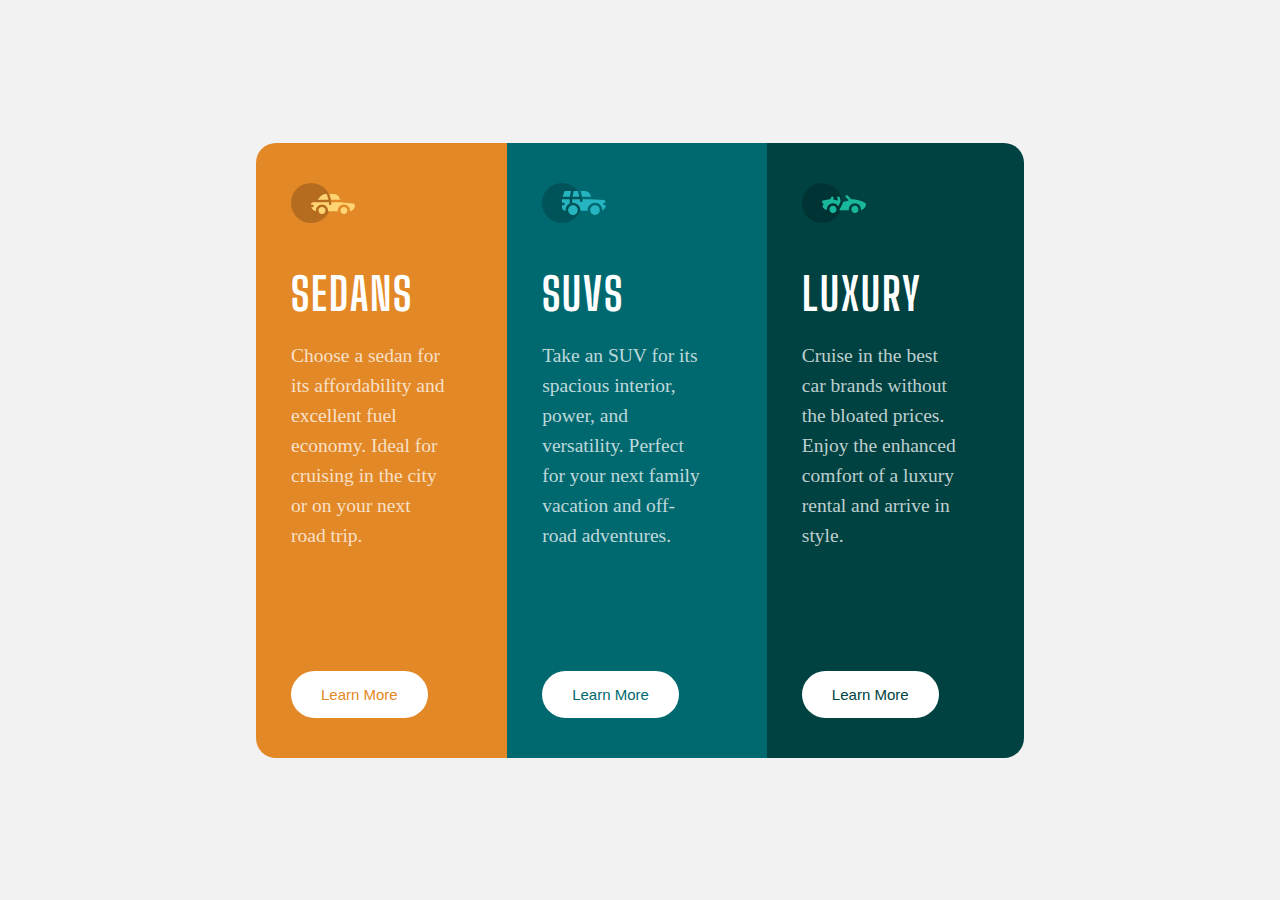
<file: 3-column-prewiev-card/index.html>
<!DOCTYPE html>
<html lang="en">
<head>
  <meta charset="UTF-8">
  <meta name="viewport" content="width=device-width, initial-scale=1.0"> <!-- displays site properly based on user's device -->

  <link rel="icon" type="image/png" sizes="32x32" href="./images/favicon-32x32.png">
  
  <title>Frontend Mentor | 3-column preview card component</title>
  <link rel="stylesheet" href="style.css">
  <link rel="preconnect" href="https://fonts.googleapis.com">
  <link rel="preconnect" href="https://fonts.gstatic.com" crossorigin>
  <link href="https://fonts.googleapis.com/css2?family=Big+Shoulders+Display:wght@100..900&family=Lexend+Deca:wght@100..900&display=swap" rel="stylesheet">

</head>
<body>

  <main>
    <div class="card">
      <div class="first">
        <img src="/3-column-prewiev-card/images/icon-sedans.svg" alt="" class="first-image">

        <h1 class="first-title">Sedans</h1>
        <p class="first-content">Choose a sedan for its affordability and excellent fuel economy. Ideal for cruising in the city or on your next road trip.</p>

        <button class="first-button">Learn More</button>
      </div>

      <div class="second">
        <img src="/3-column-prewiev-card/images/icon-suvs.svg" alt="" class="second-image">

        <h1 class="second-title">SUVs</h1>
        <p class="second-content">Take an SUV for its spacious interior, power, and versatility. Perfect for your next family vacation and off-road adventures.</p>

        <button class="second-button">Learn More</button>
      </div>

      <div class="third">
        <img src="/3-column-prewiev-card/images/icon-luxury.svg" alt="" class="third-image">

        <h1 class="third-title">Luxury</h1>
        <p class="third-content">Cruise in the best car brands without the bloated prices. Enjoy the enhanced comfort of a luxury rental and arrive in style.</p>

        <button class="third-button">Learn More</button>
      </div>
      
    </div>
  </main>

</body>
</html>
</file>
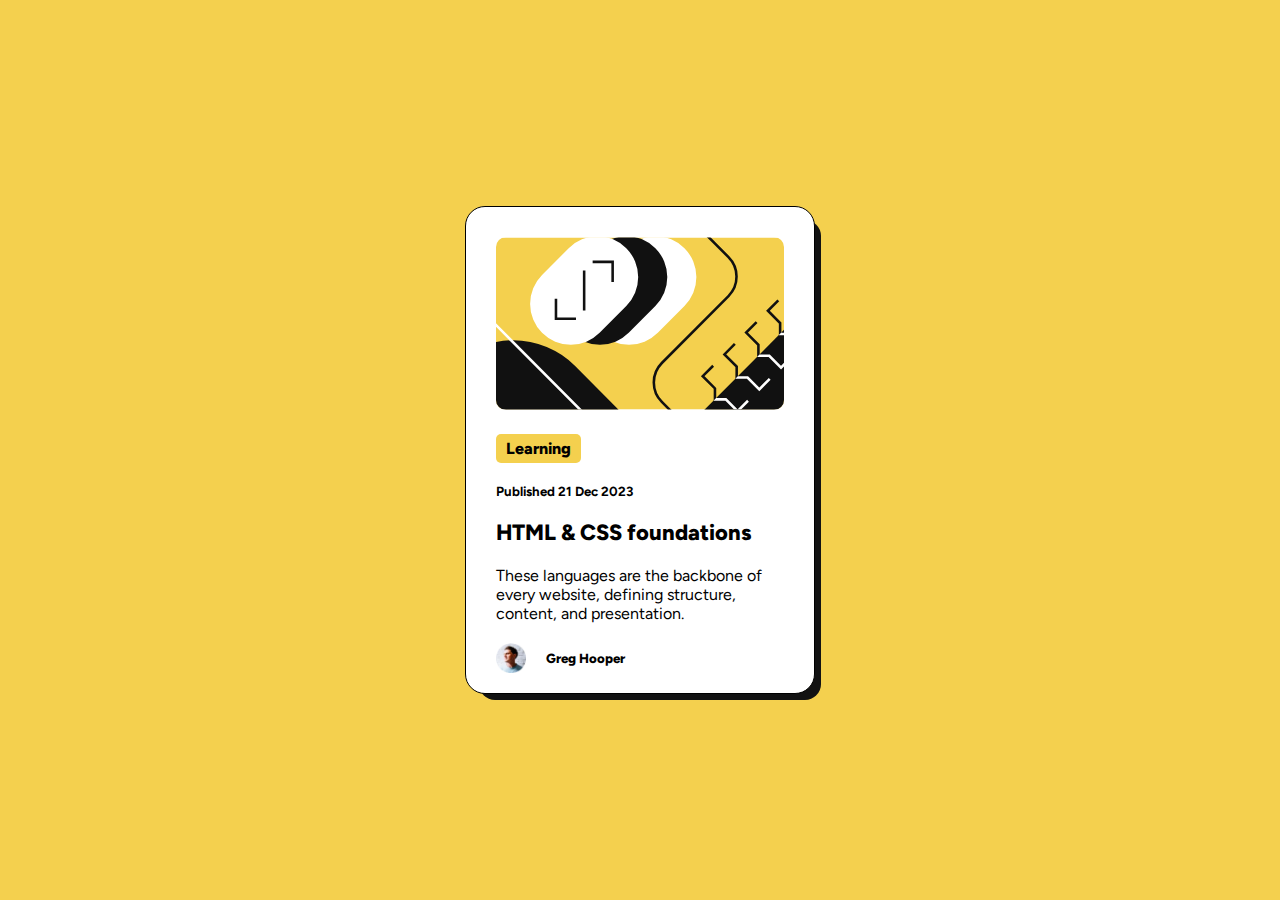
<file: blog-preview-card-main/index.html>
<!DOCTYPE html>
<html lang="en">
<head>
  <meta charset="UTF-8">
  <meta name="viewport" content="width=device-width, initial-scale=1.0"> <!-- displays site properly based on user's device -->

  <link rel="icon" type="image/png" sizes="32x32" href="./assets/images/favicon-32x32.png">
  <link rel="stylesheet" href="style.css">
  
  <link rel="preconnect" href="https://fonts.googleapis.com">
<link rel="preconnect" href="https://fonts.gstatic.com" crossorigin>
<link href="https://fonts.googleapis.com/css2?family=Figtree:ital,wght@0,300..900;1,300..900&display=swap" rel="stylesheet">
  <title>Frontend Mentor | Blog preview card</title>

</head>
<body>
  
<main>
<article class="card">
  <img src="/blog-preview-card-main/assets/images/illustration-article.svg" alt="" class="card-image">
  <section class="card-info">
    <span class="category">Learning</span>
    <h5 class="date">Published 21 Dec 2023</h5>
    <h2 class="article-title">HTML & CSS foundations</h2>
    <p class="article-summary">These languages are the backbone of every website, defining structure, content, and presentation.</p>
    <div class="author">
      <img src="/blog-preview-card-main/assets/images/image-avatar.webp" alt="" class="author-image">
      <h5 class="author-name">Greg Hooper</h5>
    </div>
  </section>
</article>
</main>

</body>
</html>
</file>
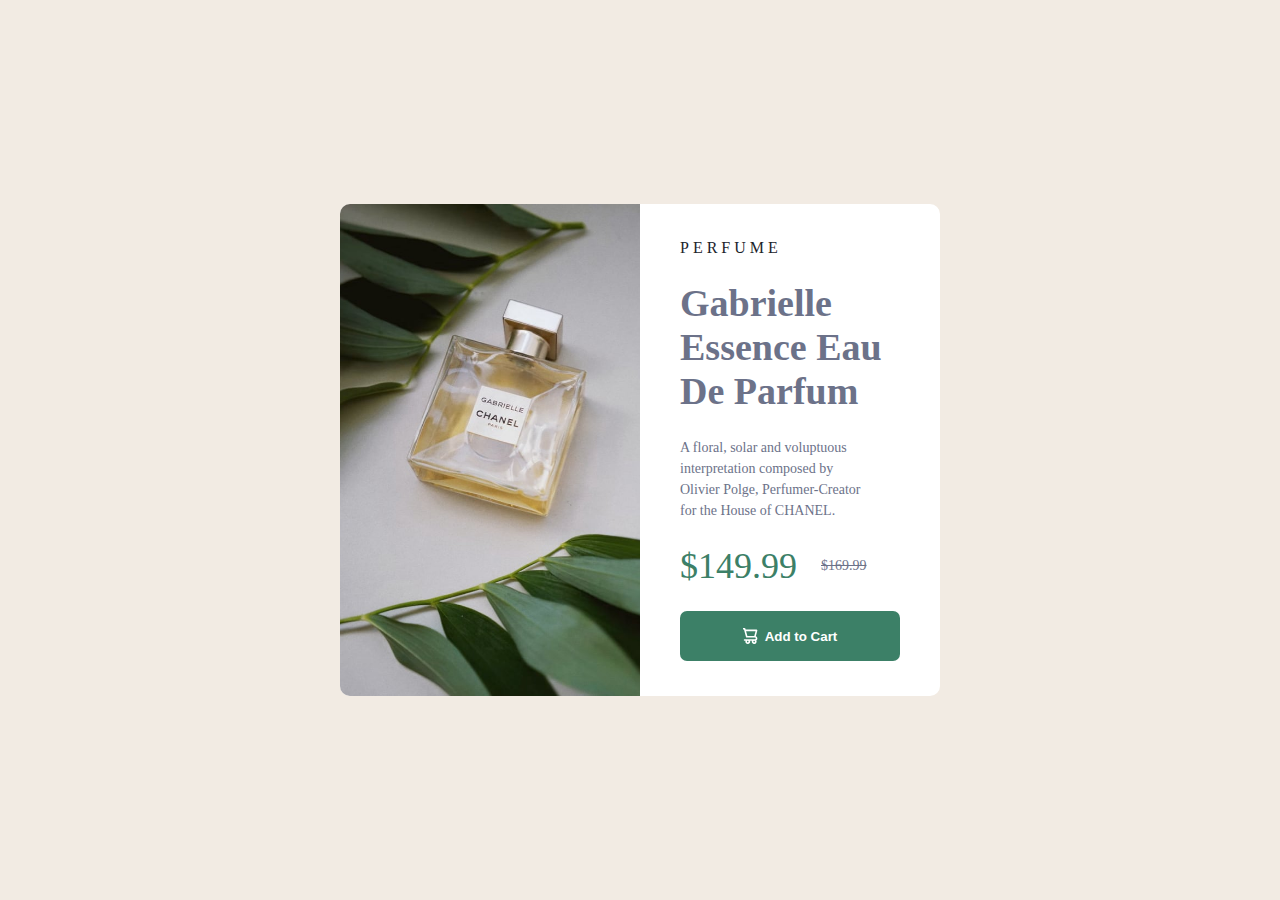
<file: product-premium-card-component/index.html>
<!DOCTYPE html>
<html lang="en">
<head>
  <meta charset="UTF-8">
  <meta name="viewport" content="width=device-width, initial-scale=1.0"> <!-- displays site properly based on user's device -->

  <link rel="icon" type="image/png" sizes="32x32" href="./images/favicon-32x32.png">
  
  <title>Frontend Mentor | Product preview card component</title>

  <link rel="stylesheet" href="style.css">

  <link rel="preconnect" href="https://fonts.googleapis.com">
<link rel="preconnect" href="https://fonts.gstatic.com" crossorigin>
<link href="https://fonts.googleapis.com/css2?family=Fraunces:ital,opsz,wght@0,9..144,100..900;1,9..144,100..900&family=Montserrat:ital,wght@0,100..900;1,100..900&display=swap" rel="stylesheet">


</head>
<body>
<main>

<div class="card">
  <div class="left"></div>

  <div class="right">
    <p class="item-category">Perfume</p>
    <h1>Gabrielle Essence Eau De Parfum</h1>
    <p class="description">A floral, solar and voluptuous interpretation composed by Olivier Polge, 
      Perfumer-Creator for the House of CHANEL.</p>

      <div class="prices">
        <p class="prices-updated">$149.99</p>
        <p class="prices-previous">$169.99</p>
      </div>
      <button>
        <img src="/product-premium-card-component/images/icon-cart.svg" alt="">
        Add to Cart
      </button>
  </div>
</div>






</main>
</body>
</html>
</file>
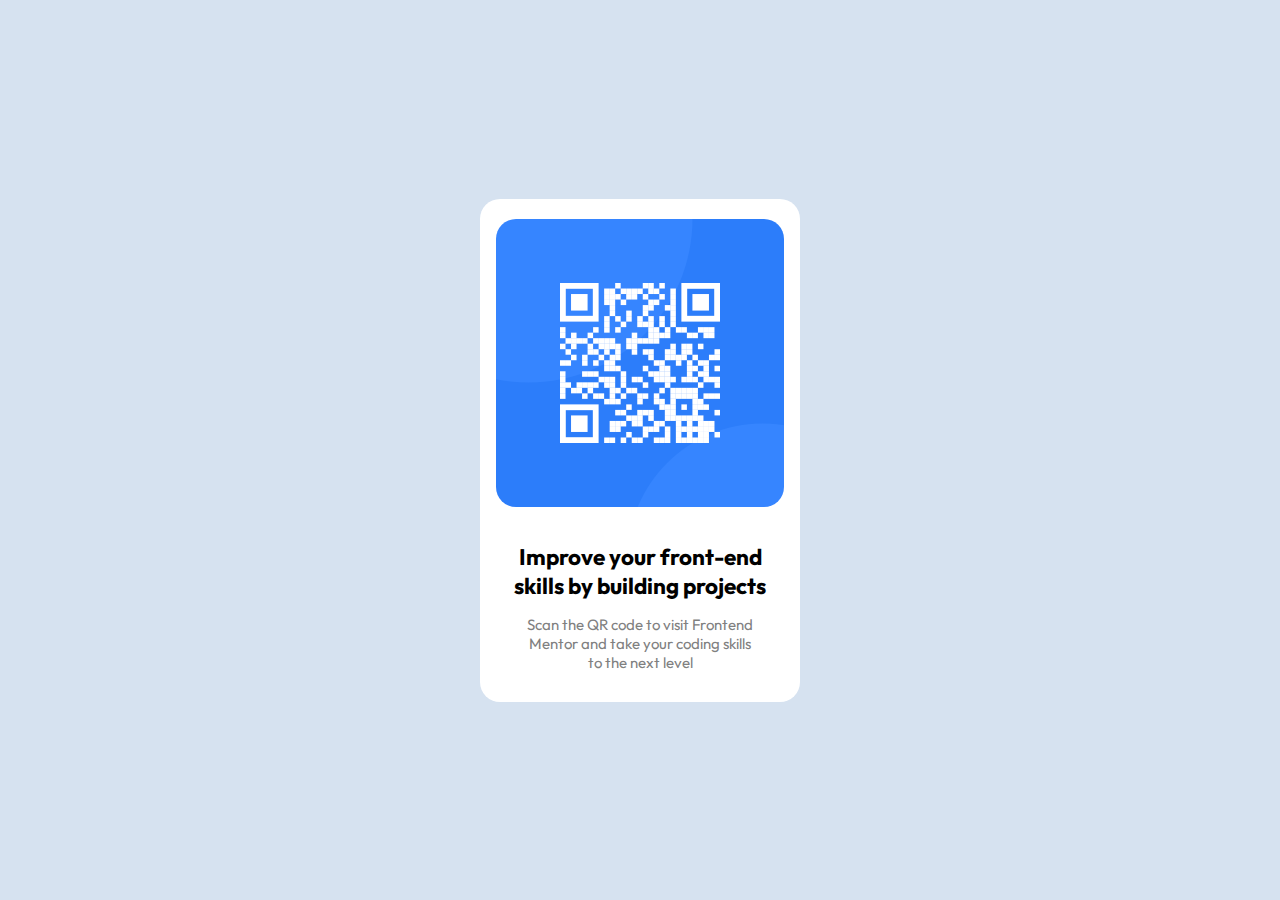
<file: qr-code-component-main/index.html>
<!DOCTYPE html>
<html lang="en">
<head>
  <meta charset="UTF-8">
  <meta name="viewport" content="width=device-width, initial-scale=1.0"> <!-- displays site properly based on user's device -->

  <link rel="icon" type="image/png" sizes="32x32" href="./images/favicon-32x32.png">
  <link rel="stylesheet" href="style.css">
  <link rel="preconnect" href="https://fonts.googleapis.com">
<link rel="preconnect" href="https://fonts.gstatic.com" crossorigin>
<link href="https://fonts.googleapis.com/css2?family=Outfit:wght@100..900&display=swap" rel="stylesheet">
  
  <title>Frontend Mentor | QR code component</title>


</head>
<body>

  <main>
    <div class="card">
      <div class="image">
        <img src="/qr-code-component-main/images/image-qr-code.png" alt="" class="qr-image">
      </div>

      <div class="content">
        <h2>Improve your front-end skills by building projects</h2>
        <p>Scan the QR code to visit Frontend Mentor and take your coding skills to the next level</p>
      </div>
    </div>
  </main>

</body>
</html>
</file>
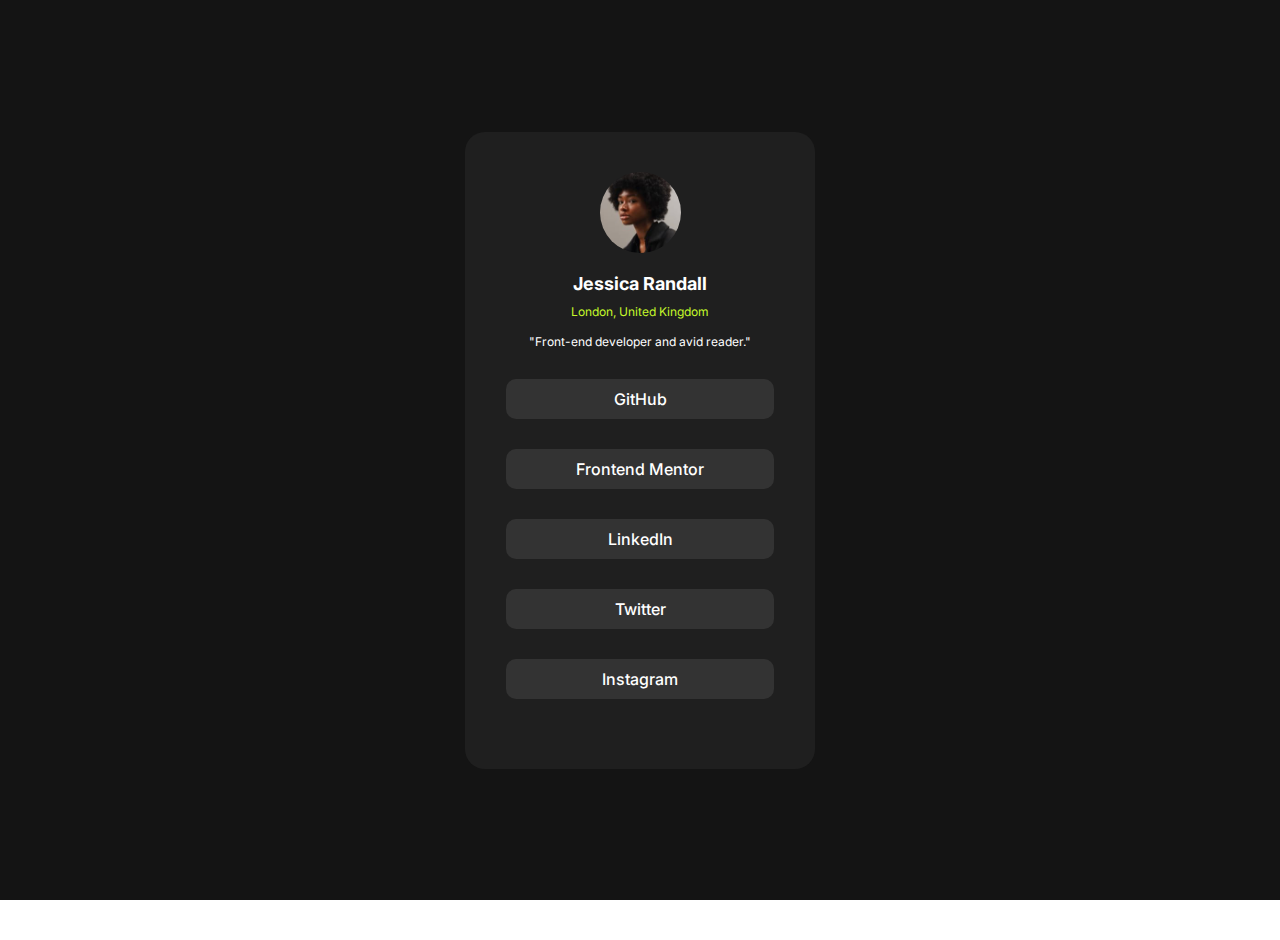
<file: social-links-profile-main/index.html>
<!DOCTYPE html>
<html lang="en">
<head>
  <meta charset="UTF-8">
  <meta name="viewport" content="width=device-width, initial-scale=1.0"> <!-- displays site properly based on user's device -->

  <link rel="icon" type="image/png" sizes="32x32" href="./assets/images/favicon-32x32.png">
  <link rel="stylesheet" href="style.css">

  <link rel="preconnect" href="https://fonts.googleapis.com">
<link rel="preconnect" href="https://fonts.gstatic.com" crossorigin>
<link href="https://fonts.googleapis.com/css2?family=Figtree:ital,wght@0,300..900;1,300..900&family=Inter:wght@100..900&display=swap" rel="stylesheet">
  
  <title>Frontend Mentor | Social links profile</title>


</head>
<body>
  <main>
    <div class="card">
      
        <img src="/social-links-profile-main/assets/images/avatar-jessica.jpeg" alt="" class="card-image">
        <p class="card-name">Jessica Randall</p>
        <span class="location">London, United Kingdom</span>
        
        <p class="title">"Front-end developer and avid reader."</p>

        <div class="social-links">
          <ul class="social-list">
          
            <a href="#"><li class="social-item">GitHub</li></a>
            <a href="#"><li class="social-item">Frontend Mentor</li></a>
            <a href="#"><li class="social-item">LinkedIn</li></a>
            <a href="#"><li class="social-item">Twitter</li></a>
            <a href="#"><li class="social-item">Instagram</li></a>


  
          </ul>
        </div>
     
    </div>
  </main>

  Jessica Randall
  London, United Kingdom
  "Front-end developer and avid reader."

  GitHub
  Frontend Mentor
  LinkedIn
  Twitter
  Instagram
  
  <div class="attribution">
    Challenge by <a href="https://www.frontendmentor.io?ref=challenge" target="_blank">Frontend Mentor</a>. 
    Coded by <a href="#">Your Name Here</a>.
  </div>
</body>
</html>
</file>
<file: 3-column-prewiev-card/style.css>
:root {
    --bright-orange: hsl(31, 77%, 52%);
--dark-cyan: hsl(184, 100%, 22%);
--very-dark-cyan: hsl(179, 100%, 13%);
--transparent-white-paragraphs: hsla(0, 0%, 100%, 0.75);
--very-light-gray: hsl(0, 0%, 95%);

--font-big-should: 'Big Shoulders Display';
--font-lexend-deca: 'Lexend Deca';
}
* {
    padding: 0;
    margin: 0;
    box-sizing: border-box;
    font-size: 15px;
}
body {
    width: 100%;
    height: 100vh;
    display: flex;
    justify-content: center;
    align-items: center;
    background-color: var(--very-light-gray);
}

main {
 
 width: 100%;
}

.card {
    min-width: 60%;
    width: 60%;
    margin: 0 auto;
    display: flex;
    border-radius: 20px;
}

.first {
    background-color: var(--bright-orange);
    padding: 20px;
    border-top-left-radius: 20px;
    border-bottom-left-radius: 20px;
    
}

.second {
    background-color: var(--dark-cyan);
    padding: 20px;
}

.third {
    background-color: var(--very-dark-cyan);
    padding: 20px;
    border-top-right-radius: 20px;
    border-bottom-right-radius: 20px;
}

img {
    margin: 20px 15px;
}

h1 {
    color: #fff;
    font-size: 3rem;
    text-transform: uppercase;
    font-family: var(--font-big-should);
    letter-spacing: 2px;
    margin: 20px 15px;
}

p {
    margin: 20px 15px;
    color: var(--transparent-white-paragraphs);
    line-height: 30px;
    font-size: 1.3rem;
    padding-right: 25px;

}

button {
    margin: 20px 15px;
    background-color: #fff;
    padding: 15px 30px;
    border-radius: 30px;
    cursor: pointer;
    margin-top: 100px;
    border: none;
}

.first-button {
    color: var(--bright-orange);
}

.first-button:hover {
    color: var(--transparent-white-paragraphs);
    background-color: transparent;
    border: 1px solid white;
}

.second-button {
    color: var(--dark-cyan);
}
.second-button:hover {
    color: var(--transparent-white-paragraphs);
    background-color: transparent;
    border: 1px solid white;
}

.third-button {
    color: var(--very-dark-cyan);
}
.third-button:hover {
    color: var(--transparent-white-paragraphs);
    background-color: transparent;
    border: 1px solid white;
}
</file>
<file: blog-preview-card-main/style.css>
:root {
    --primary-yellow: hsl(47, 88%, 63%);
    --neutral-white: hsl(0, 0%, 100%);
    --neutral-grey: hsl(0, 0%, 50%);
    --neutral-black: hsl(0, 0%, 7%);
}

* {
    font-family: 'Figtree', sans-serif;
    box-sizing: border-box;
    margin: 0;
    padding: 0;
   
}

main {
    min-height: 100vh;
    width: 100%;
    background-color: var(--primary-yellow);
    display: flex;
    justify-content: center;
    align-items: center;
    flex-direction: column;
    padding: 50px 0px;

}

.card {
    background-color: var(--neutral-white);
    padding: 20px;
    width: 90%;
    max-width: 350px;
    border: 1px solid black;
    border-radius: 20px;
    box-shadow: 10px 10px 0px -4px var(--neutral-black);
}

.card-image {
    width: 100%;
    border-radius: 20px;
    padding: 10px;
}

.category{
    background-color: var(--primary-yellow);
    padding: 5px 10px;
    display: inline-block;
    margin: 10px 0 0 10px;
    border-radius: 5px;
    font-weight: 800;
}
.date {
    margin-left: 10px;
    padding-top: 20px;
}
.article-title {
    font-weight: 800;
    margin: 20px 0 0 10px;
    font-size: 22px;
}
.article-title:hover {
    color: var(--primary-yellow);
    cursor: pointer;
}

.article-summary {
    margin: 20px 0 0 10px;
}

.author {
    display: flex;
    align-items: center;
    gap: 20px;
    margin: 20px 0 0 10px;
}

.author-image {
    max-width: 10%;
}

.author-name {
    font-weight: 800;
}
</file>
<file: product-premium-card-component/style.css>
:root {
    --main-bg-color: hsl(30, 38%, 92%);
    --paragraph-color: hsl(228, 12%, 48%);
    --perfume-color: hsl(212, 21%, 14%);
    --components-color: hsl(158, 36%, 37%);
    --hover-components-color: hsl(157.1, 36%, 18%);
    --card-bg-color: hsl(0, 0%, 100%);
    --external-link-color: hsl(228, 45%, 44%);
}

* {
    margin: 0;
    padding: 0;
    box-sizing: border-box;
}

body {
    width: 100%;
    height: 100vh;
    display: flex;
    align-items: center;
    justify-content: center;
    background-color: var(--main-bg-color);
}

main {
    width: 100%;

}

.card {
 min-width: 600px;
 width: 30%;   
 margin: 0 auto;
 display: flex;
 background-color: #fff;
 border-radius: 10px;
}

.left {
    width: 50%;
    background-image: url(/product-premium-card-component/images/image-product-desktop.jpg);
    background-position: center;
    background-size: cover;
    border-radius: 10px 0 0 10px;
}

.right {
    width: 50%;
    display: flex;
    flex-direction: column;
    row-gap: 24px;
    padding: 35px 40px;
    border-radius: 0 10px 10px 0;
}

.item-category {
    font-size: 16px;
    color: var(--perfume-color);
    letter-spacing: 4px;
    text-transform: uppercase;
    font-weight: 500;
}

h1 {
    font-size: 38px;
    color: var(--paragraph-color);
}

.description {
    width: 85%;
    line-height: 1.5;
    color: var(--paragraph-color);
    font-size: 14px;
}

.prices {
    width: 100%;
    display: flex;
    align-items: center;
    gap: 24px;
}

.prices-updated {
    font-size: 36px;
    color: var(--components-color);
}

.prices-previous {
    font-size: 14px;
    text-decoration: line-through;
    color: var(--paragraph-color);
}

button {
    width: 100%;
    padding: 17px 0;
    margin: 0 auto;
    display: flex;
    justify-content: center;
    align-items: center;
    color: #fff;
    font-weight: 700;
    border-radius: 7px;
    background-color: var(--components-color);
    border: none;
    cursor: pointer;
}

button:hover {
    background-color: var(--hover-components-color);
}
button img {
    margin-right: 7px;
}
</file>
<file: qr-code-component-main/style.css>
* {
    margin: 0;
    padding: 0;
    box-sizing: border-box;
    font-family: 'Outfit';
    font-size: 15px;
}

body {
    width: 100%;
    height: 100vh;
    display: flex;
    align-items: center;
    justify-content: center;
    background-color: hsl(212, 45%, 89%);
}

main {
    width: 100%;
}

.card {
    min-width: 20%;
    width: 25%;
    margin: 0 auto;
    background-color: #fff;
    border-radius: 20px;
}


.image {
    display: flex;
    justify-content: center;
    align-items: center;
    
}
.qr-image {
  margin: 20px;
  width: 90%;
  border-radius: 20px;
}

.content {
width: 90%;
margin: 0 auto;
padding: 15px;
}

h2 {
    font-size: 1.5rem;
    text-align: center;
}

p {
    font-size: 1rem;
    color: gray;
    padding: 15px;
    text-align: center;
}
</file>
<file: social-links-profile-main/style.css>
:root {
    --primary-green: hsl(75, 94%, 57%);
    --secondary-white: hsl(0, 0%, 100%);
    --secondary-grey: hsl(0, 0%, 20%);
    --secondary-dark-grey: hsl(0, 0%, 12%);
    --secondary-off-black: hsl(0, 0%, 8%)
}


* {
    margin: 0;
    padding: 0;
    box-sizing: border-box;
    font-family: 'Inter';
    color: var(--secondary-white)
}

main {
    background-color: var(--secondary-off-black);
    min-height: 100vh;
    width: 100%;
    display: flex;
    justify-content: center;
    align-items: center;
    flex-direction: column;
}

.card {
    background-color: var(--secondary-dark-grey);
    width: 90%;
    max-width: 350px;
    padding: 40px;
    display: flex;
    flex-direction: column;
    align-items: center;
    justify-content: center;
    border-radius: 20px;
}
.card-image {
    display: inline-block;
    border-radius: 50%;
    width: 30%;
    margin-bottom: 20px;
}

.card-name {
    font-size: 18px;
    font-weight: 700;
    margin-bottom: 10px;
}

.location {
    color: var(--primary-green);
    font-size: 12px;
    margin-bottom: 15px;
}

.title {
    font-size: 12px;
margin-bottom: 15px;
}

.social-list {
    list-style-type: none;
    text-align: center;
}
.social-list a {
    text-decoration: none;
    cursor: pointer;
}
.social-list a:hover, li:hover{
background-color: var(--primary-green);
color: var(--secondary-off-black);
font-weight: 600;
}


.social-item {
    margin-bottom: 30px;
    background: var(--secondary-grey);
    padding: 10px 70px 10px 70px;
    border-radius: 10px;
    font-weight: 500;
}
.social-item:nth-of-type(1) {
    margin-top: 15px;
}
</file>
